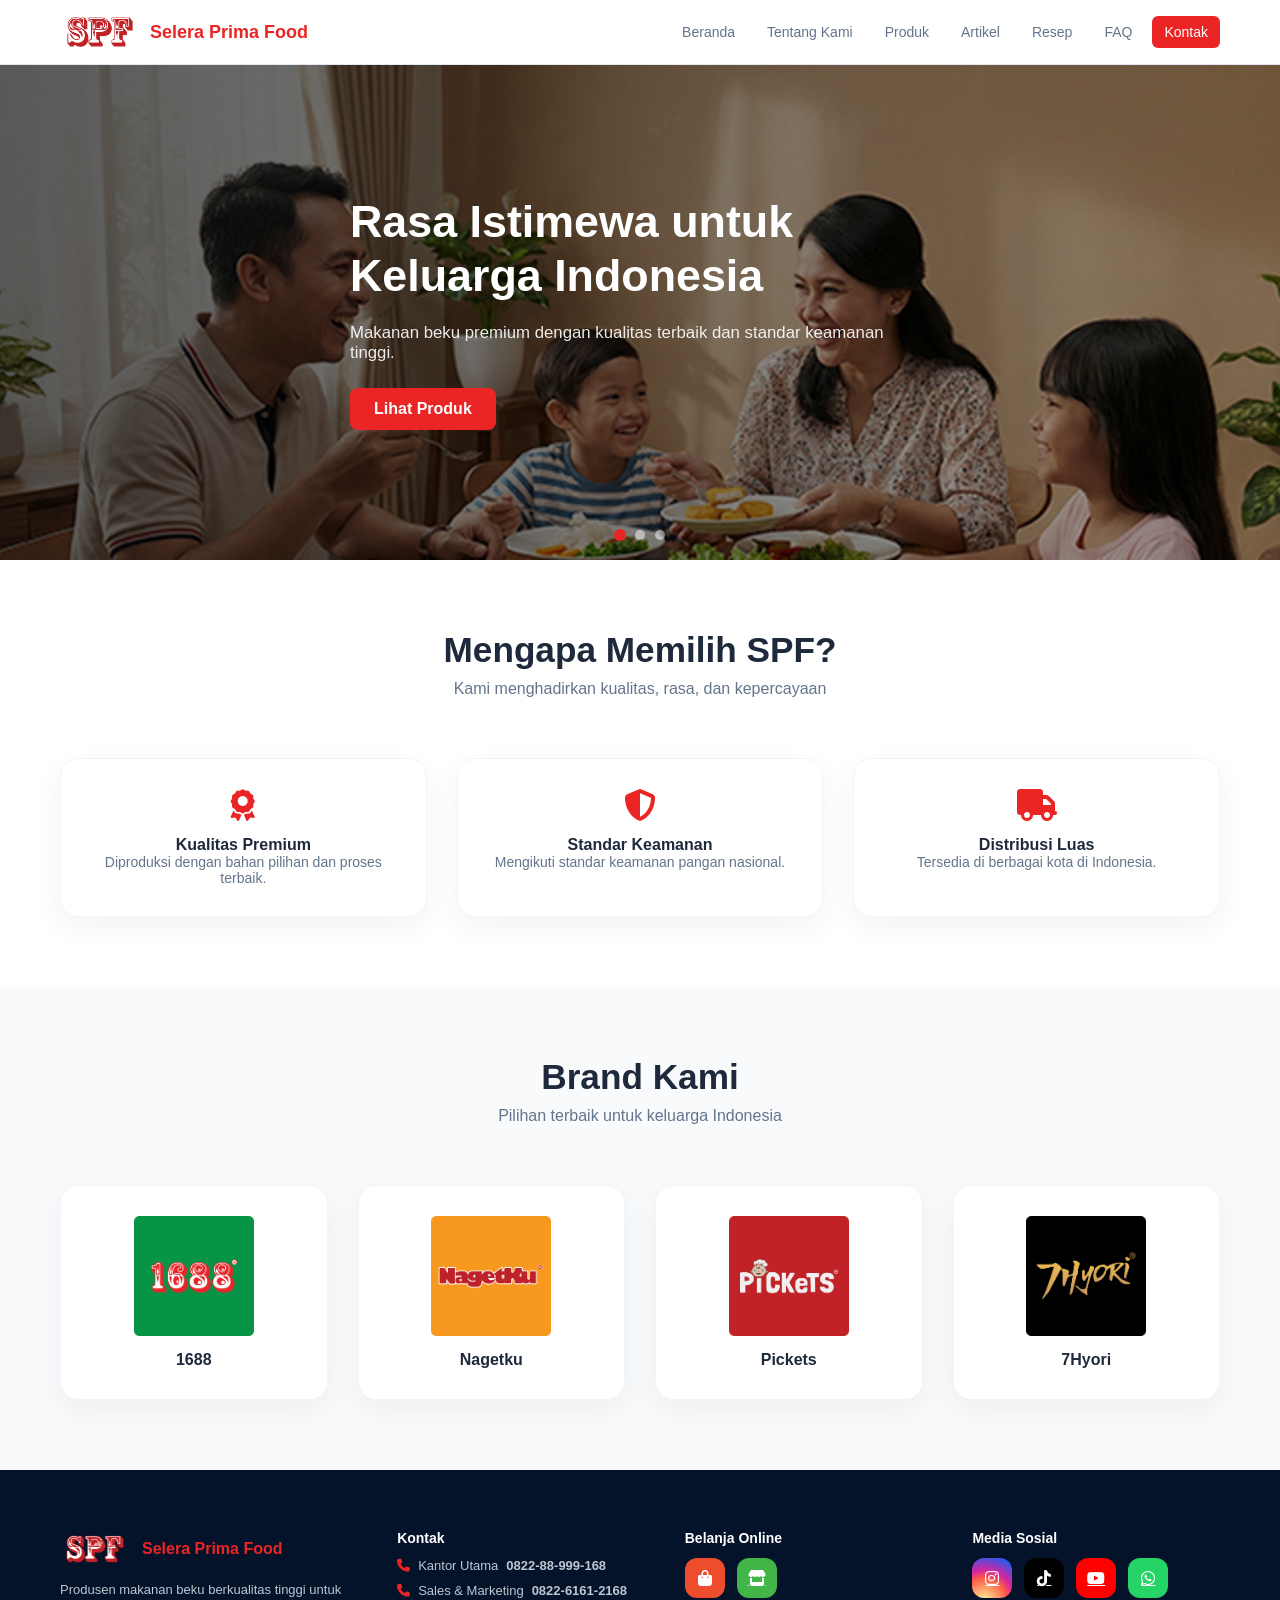
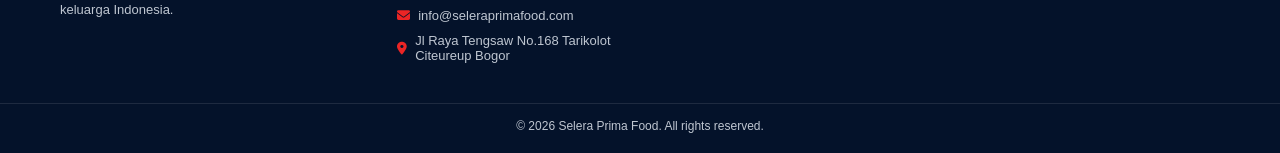
<file: index.html>
<!DOCTYPE html>
<html lang="id">
<head>
<meta charset="UTF-8">
<meta name="viewport" content="width=device-width, initial-scale=1.0">
<title>Selera Prima Food - Beranda</title>

<link rel="stylesheet" href="asset/style.css">
<link rel="stylesheet" href="https://cdnjs.cloudflare.com/ajax/libs/font-awesome/6.5.0/css/all.min.css">
</head>

<body>

<!-- HEADER -->
<header class="header">

  <div class="container nav-container">

    <a href="index.html" class="brand">
      <img src="images/LOGO SPF.png" width="80">
      <span class="brand-text">Selera Prima Food</span>
    </a>

    <!-- DESKTOP NAV -->
    <nav class="desktop-nav">
      <a href="index.html" class="nav-link">Beranda</a>
      <a href="tentang-kami.html" class="nav-link">Tentang Kami</a>
      <a href="produk.html" class="nav-link">Produk</a>
      <a href="artikel.html" class="nav-link">Artikel</a>
      <a href="resep.html" class="nav-link">Resep</a>
      <a href="faq.html" class="nav-link">FAQ</a>
      <a href="kontak.html" class="nav-link btn-contact">Kontak</a>
    </nav>

    <!-- HAMBURGER -->
    <div class="menu-toggle" id="menu-toggle">
      <span></span>
      <span></span>
      <span></span>
    </div>

  </div>

  <!-- MOBILE MENU -->
  <div class="mobile-menu" id="mobile-menu">
    <a href="index.html">Beranda</a>
    <a href="tentang-kami.html">Tentang Kami</a>
    <a href="produk.html">Produk</a>
    <a href="artikel.html">Artikel</a>
    <a href="resep.html">Resep</a>
    <a href="faq.html">FAQ</a>
    <a href="kontak.html" class="mobile-contact">Kontak</a>
  </div>

</header>

<!-- HERO -->
<section class="hero-slider" style="height:55vh; min-height:380px;">
  <div class="slide active" style="background-image:url('images/home.jpg')">
    <div class="hero-content container">
      <h1>Rasa Istimewa untuk Keluarga Indonesia</h1>
      <p>Makanan beku premium dengan kualitas terbaik dan standar keamanan tinggi.</p>
      <a href="produk.html" class="hero-btn">Lihat Produk</a>
    </div>
  </div>

  <div class="slide" style="background-image:url('images/nerfeslider.jpg')">
    <div class="hero-content container">
      <h1>Kualitas Terbaik & Terpercaya</h1>
      <p>Diproduksi dengan standar keamanan pangan terbaik.</p>
      <a href="produk.html" class="hero-btn">Lihat Produk</a>
    </div>
  </div>

  <div class="slide" style="background-image:url('images/dagingslider.jpg')">
    <div class="hero-content container">
      <h1>Kualitas Terbaik & Terpercaya</h1>
      <p>Diproduksi dengan standar keamanan pangan terbaik.</p>
      <a href="produk.html" class="hero-btn">Lihat Produk</a>
    </div>
  </div>

  <div class="slider-dots">
    <span class="dot active"></span>
    <span class="dot"></span>
    <span class="dot"></span>
  </div>
</section>

<!-- KEUNGGULAN -->
<section class="section" style="background:white;">
  <div class="container">

    <div class="section-header">
      <h2>Mengapa Memilih SPF?</h2>
      <p>Kami menghadirkan kualitas, rasa, dan kepercayaan</p>
    </div>

    <div class="brand-grid">

      <div class="brand-card">
        <i class="fas fa-award fa-2x" style="color:#eb2525;margin-bottom:15px;"></i>
        <h4>Kualitas Premium</h4>
        <p style="font-size:14px;color:#64748b;">Diproduksi dengan bahan pilihan dan proses terbaik.</p>
      </div>

      <div class="brand-card">
        <i class="fas fa-shield-halved fa-2x" style="color:#eb2525;margin-bottom:15px;"></i>
        <h4>Standar Keamanan</h4>
        <p style="font-size:14px;color:#64748b;">Mengikuti standar keamanan pangan nasional.</p>
      </div>

      <div class="brand-card">
        <i class="fas fa-truck fa-2x" style="color:#eb2525;margin-bottom:15px;"></i>
        <h4>Distribusi Luas</h4>
        <p style="font-size:14px;color:#64748b;">Tersedia di berbagai kota di Indonesia.</p>
      </div>

    </div>
  </div>
</section>

<!-- BRAND -->
<section class="section">
  <div class="container">

    <div class="section-header">
      <h2>Brand Kami</h2>
      <p>Pilihan terbaik untuk keluarga Indonesia</p>
    </div>

    <div class="brand-grid">

      <div class="brand-card">
        <img src="images/LOGO BRAND-01.png">
        <h4>1688</h4>
      </div>

      <div class="brand-card">
        <img src="images/LOGO BRAND-02.png">
        <h4>Nagetku</h4>
      </div>

      <div class="brand-card">
        <img src="images/LOGO BRAND-03.png">
        <h4>Pickets</h4>
      </div>

      <div class="brand-card">
        <img src="images/LOGO BRAND-04.png">
        <h4>7Hyori</h4>
      </div>

    </div>
  </div>
</section>

<!-- FOOTER -->
<footer class="main-footer">
  <div class="container footer-grid">

    <div>
      <div class="footer-brand">
        <img src="images/LOGO SPF.png" class="footer-logo">
        <h3 class="footer-title">Selera Prima Food</h3>
      </div>
      <p class="footer-desc">
        Produsen makanan beku berkualitas tinggi untuk keluarga Indonesia.
      </p>
    </div>

  <div>
  <h4>Kontak</h4>
  <div class="footer-links">

    <a href="tel:+6282288999168" class="contact-item">
      <i class="fas fa-phone"></i>
      <span>Kantor Utama</span>
      <strong>0822-88-999-168</strong>
    </a>

    <a href="tel:+6282261612168" class="contact-item">
      <i class="fas fa-phone"></i>
      <span>Sales & Marketing</span>
      <strong>0822-6161-2168</strong>
    </a>

    <a href="mailto:info@seleraprimafood.com" class="contact-item">
      <i class="fas fa-envelope"></i>
      <span>info@seleraprimafood.com</span>
    </a>

    <a href="https://www.google.com/maps/search/?api=1&query=Jln+Raya+Tengsaw+No.168+Tarikolot+Citeureup+Bogor+16811"
       target="_blank"
       class="contact-item">
      <i class="fas fa-location-dot"></i>
      <span>Jl Raya Tengsaw No.168 Tarikolot Citeureup Bogor</span>
    </a>

  </div>
</div>

    <div>
      <h4>Belanja Online</h4>
      <div class="footer-social">
        <a href="https://shopee.co.id/" target="_blank" class="ecommerce-icon shopee"><i class="fas fa-bag-shopping"></i></a>
        <a href="https://www.tokopedia.com/" target="_blank" class="ecommerce-icon tokopedia"><i class="fas fa-store"></i></a>
      </div>
    </div>

   <div>
  <h4>Media Sosial</h4>
  <div class="footer-social">

    <a href="https://www.instagram.com/seleraprimafood/" target="_blank" class="instagram">
      <i class="fab fa-instagram"></i>
    </a>

    <a href="https://www.tiktok.com/@selera.prima.food" target="_blank" class="tiktok">
      <i class="fab fa-tiktok"></i>
    </a>

    <a href="https://youtube.com/@seleraprimafood" target="_blank" class="youtube">
      <i class="fab fa-youtube"></i>
    </a>

    <a href="https://wa.me/6282261612168" target="_blank" class="whatsapp-icon">
      <i class="fab fa-whatsapp"></i>
    </a>

  </div>
</div> 

  </div>

  <div class="footer-bottom">
    © 2026 Selera Prima Food. All rights reserved.
  </div>
</footer>

<script src="js/slider.js"></script>

<script>

document.addEventListener("DOMContentLoaded", function(){

const toggle = document.getElementById("menu-toggle");
const mobileMenu = document.getElementById("mobile-menu");

toggle.addEventListener("click", function(){

toggle.classList.toggle("active");
mobileMenu.classList.toggle("active");

});

});

</script>
</body>
</html>
</file>
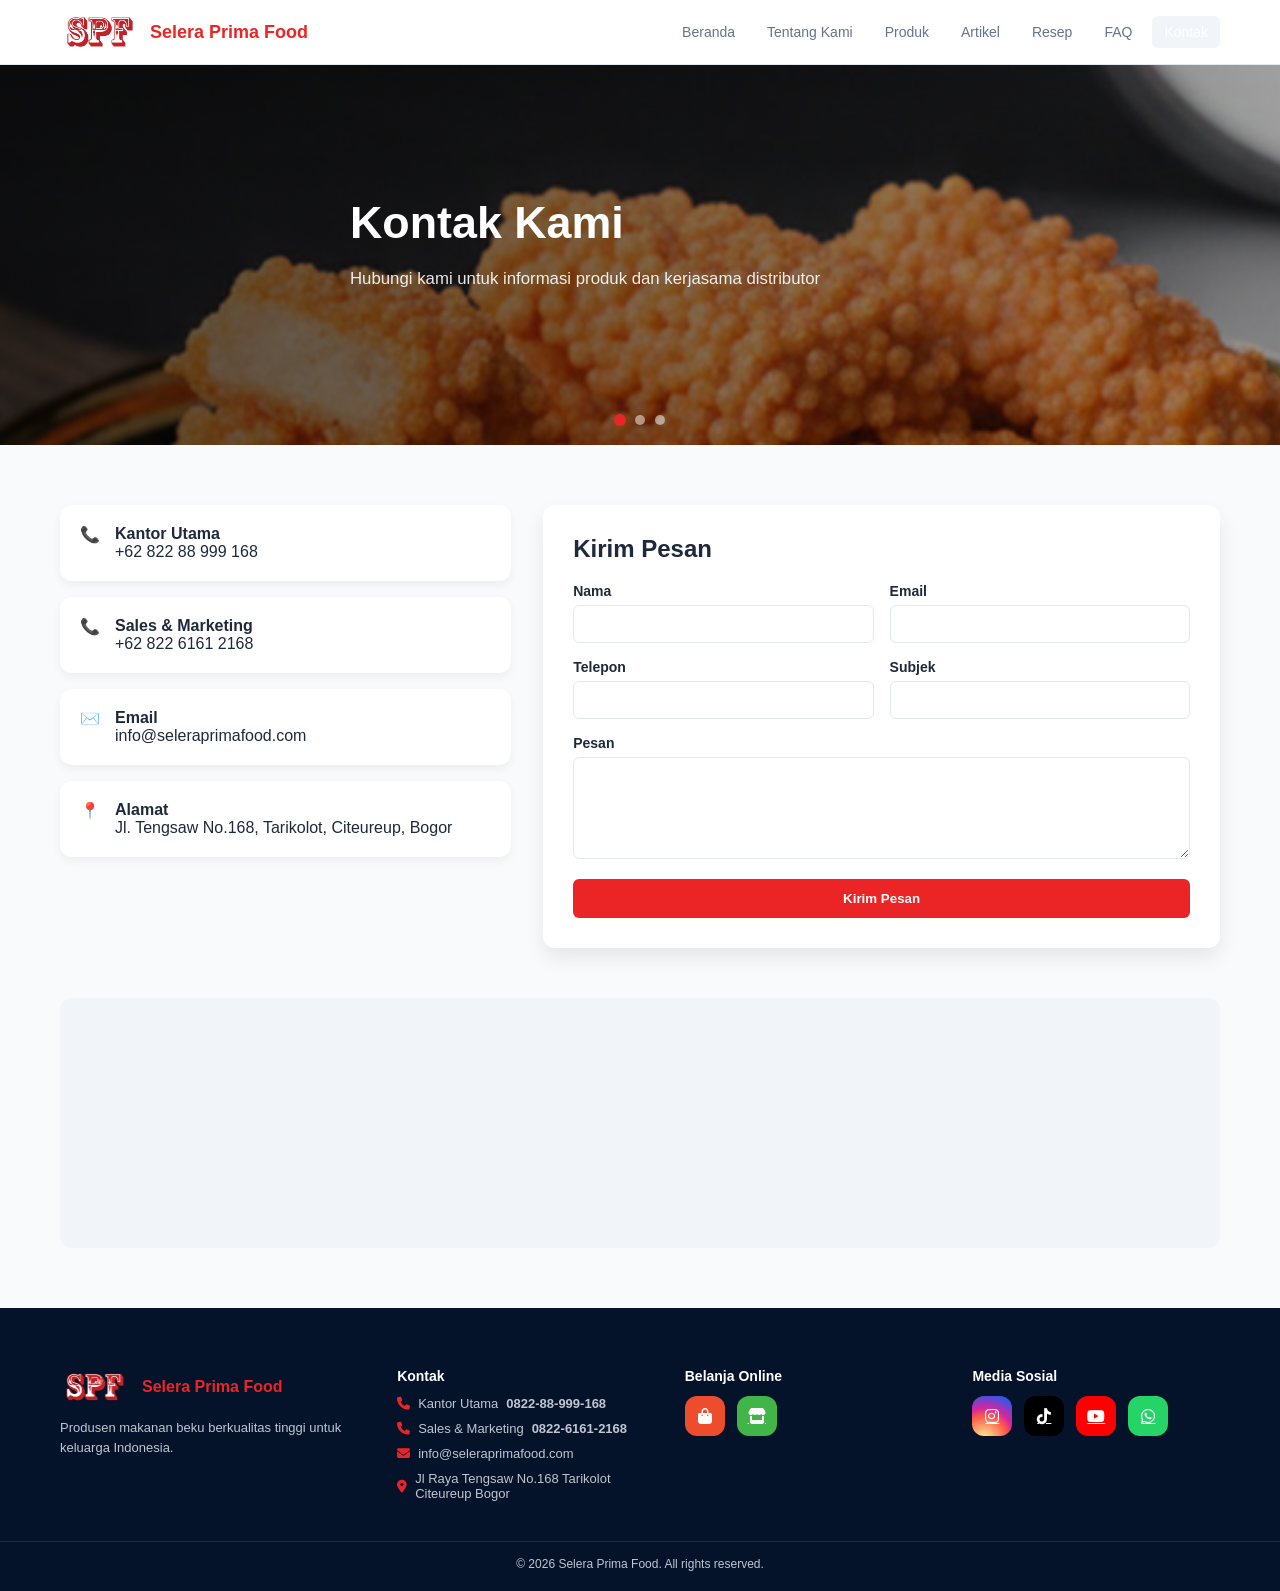
<file: kontak.html>
<!DOCTYPE html>
<html lang="id">
<head>
<meta charset="UTF-8">
<meta name="viewport" content="width=device-width, initial-scale=1.0">
<title>Kontak Kami - Selera Prima Food</title>

<link rel="stylesheet" href="asset/style.css">
<link rel="stylesheet" href="https://cdnjs.cloudflare.com/ajax/libs/font-awesome/6.5.0/css/all.min.css">

<style>
body{background:#f8fafc;}
.hero-contact{
background:linear-gradient(135deg,#eb2525,#af1e1e);
padding:80px 0;
color:white;
}
.hero-contact h1{font-size:3rem;font-weight:800;margin-bottom:10px;}
.hero-contact p{font-size:1.2rem;opacity:.9;}

.contact-section{padding:60px 0;}
.contact-grid{
display:grid;
gap:32px;
grid-template-columns:1fr;
}
@media(min-width:1024px){
.contact-grid{grid-template-columns:2fr 3fr;}
}

.info-card{
background:white;
padding:20px;
border-radius:12px;
box-shadow:0 4px 10px rgba(0,0,0,.05);
margin-bottom:16px;
display:flex;
gap:15px;
align-items:flex-start;
}

.card-form{
background:white;
padding:30px;
border-radius:12px;
box-shadow:0 10px 20px rgba(0,0,0,.08);
}

.form-row{
display:grid;
gap:16px;
margin-bottom:16px;
}
@media(min-width:640px){
.form-row{grid-template-columns:1fr 1fr;}
}

label{font-size:14px;font-weight:600;margin-bottom:6px;display:block;}
input,textarea{
width:100%;
padding:10px 12px;
border:1px solid #e2e8f0;
border-radius:6px;
font-size:14px;
outline:none;
}
input:focus,textarea:focus{
border-color:#eb2525;
box-shadow:0 0 0 2px rgba(235,37,37,.1);
}

.btn-submit{
width:100%;
background:#eb2525;
color:white;
padding:12px;
border:none;
border-radius:6px;
font-weight:600;
cursor:pointer;
transition:.3s;
}
.btn-submit:hover{background:#af1e1e;}

.map-box{
margin-top:50px;
background:#f1f5f9;
height:250px;
border-radius:12px;
display:flex;
align-items:center;
justify-content:center;
color:#64748b;
}
</style>
</head>

<body>

<!-- HEADER -->
<header class="header">

  <div class="container nav-container">

    <a href="index.html" class="brand">
      <img src="images/LOGO SPF.png" width="80">
      <span class="brand-text">Selera Prima Food</span>
    </a>

    <!-- DESKTOP NAV -->
    <nav class="desktop-nav">
      <a href="index.html" class="nav-link">Beranda</a>
      <a href="tentang-kami.html" class="nav-link">Tentang Kami</a>
      <a href="produk.html" class="nav-link">Produk</a>
      <a href="artikel.html" class="nav-link">Artikel</a>
      <a href="resep.html" class="nav-link">Resep</a>
      <a href="faq.html" class="nav-link">FAQ</a>
      <a href="kontak.html" class="nav-link btn-contact">Kontak</a>
    </nav>

    <!-- HAMBURGER -->
    <div class="menu-toggle" id="menu-toggle">
      <span></span>
      <span></span>
      <span></span>
    </div>

  </div>

  <!-- MOBILE MENU -->
  <div class="mobile-menu" id="mobile-menu">
    <a href="index.html">Beranda</a>
    <a href="tentang-kami.html">Tentang Kami</a>
    <a href="produk.html">Produk</a>
    <a href="artikel.html">Artikel</a>
    <a href="resep.html">Resep</a>
    <a href="faq.html">FAQ</a>
    <a href="kontak.html" class="mobile-contact">Kontak</a>
  </div>

</header>

<main>

<section class="hero-slider product-slider">

  <div class="slide active" style="background-image:url('images/nagetslider.jpg')">
    <div class="hero-content container">
      <h1>Kontak Kami</h1>
      <p>Hubungi kami untuk  informasi produk dan kerjasama distributor</p>
    </div>
  </div>

  <div class="slide" style="background-image:url('images/asammanisslider.jpg')">
    <div class="hero-content container">
      <h1>Kontak Kami</h1>
      <p>Hubungi kami untuk  informasi produk dan kerjasama distributor</p>
    </div>
  </div>

  <div class="slide" style="background-image:url('images/bockslider.jpg')">
    <div class="hero-content container">
      <h1>Kontak Kami</h1>
      <p>1688 • Nagetku • Pickets • 7Hyori</p>
    </div>
  </div>
<div class="slider-dots">
  <span class="dot active"></span>
  <span class="dot"></span>
  <span class="dot"></span>
</div>
</section>

<section class="contact-section">
<div class="container">

<div class="contact-grid">

<!-- INFO -->
<div>
<div class="info-card">
<div>📞</div>
<div>
<strong>Kantor Utama</strong><br>
+62 822 88 999 168
</div>
</div>

<div class="info-card">
<div>📞</div>
<div>
<strong>Sales & Marketing</strong><br>
+62 822 6161 2168
</div>
</div>

<div class="info-card">
<div>✉️</div>
<div>
<strong>Email</strong><br>
info@seleraprimafood.com
</div>
</div>

<div class="info-card">
<div>📍</div>
<div>
<strong>Alamat</strong><br>
Jl. Tengsaw No.168, Tarikolot, Citeureup, Bogor
</div>
</div>
</div>

<!-- FORM -->
<div class="card-form">
<h2 style="margin-bottom:20px;">Kirim Pesan</h2>

<form id="contactForm" 
      action="https://formsubmit.co/mis.spf@seleraprimafood.com" 
      method="POST">

<!-- CONFIG -->
<input type="hidden" name="_captcha" value="true">
<input type="hidden" name="_subject" value="Pesan Baru dari Website SPF">
<input type="hidden" name="_template" value="table">
<input type="hidden" name="_autoresponse" 
value="Terima kasih telah menghubungi Selera Prima Food. Tim kami akan segera merespon pesan Anda dalam 1x24 jam.">

<!-- HONEYPOT -->
<input type="text" name="_honey" style="display:none">

<div class="form-row">
<div>
<label>Nama</label>
<input type="text" name="nama" required>
</div>
<div>
<label>Email</label>
<input type="email" name="email" required>
</div>
</div>

<div class="form-row">
<div>
<label>Telepon</label>
<input type="text" name="telepon">
</div>
<div>
<label>Subjek</label>
<input type="text" name="subjek" required>
</div>
</div>

<div style="margin-bottom:16px;">
<label>Pesan</label>
<textarea name="pesan" rows="5" required></textarea>
</div>

<button type="submit" class="btn-submit" id="submitBtn">
<span id="btnText">Kirim Pesan</span>
<span id="btnLoader" style="display:none;">Mengirim...</span>
</button>

</form>
</div>

</div>

<div class="map-box">
<iframe 
src="https://www.google.com/maps?q=Jl+Tengsaw+No+168+Tarikolot+Citeureup+Bogor&output=embed"
width="100%" 
height="250" 
style="border:0;border-radius:12px;" 
allowfullscreen="" 
loading="lazy">
</iframe>
</div>

</div>
</section>

</main>

<!-- FOOTER -->
<footer class="main-footer">
  <div class="container footer-grid">

    <div>
      <div class="footer-brand">
        <img src="images/LOGO SPF.png" class="footer-logo">
        <h3 class="footer-title">Selera Prima Food</h3>
      </div>
      <p class="footer-desc">
        Produsen makanan beku berkualitas tinggi untuk keluarga Indonesia.
      </p>
    </div>

    <div>
  <h4>Kontak</h4>
  <div class="footer-links">

    <a href="tel:+6282288999168" class="contact-item">
      <i class="fas fa-phone"></i>
      <span>Kantor Utama</span>
      <strong>0822-88-999-168</strong>
    </a>

    <a href="tel:+6282261612168" class="contact-item">
      <i class="fas fa-phone"></i>
      <span>Sales & Marketing</span>
      <strong>0822-6161-2168</strong>
    </a>

    <a href="mailto:info@seleraprimafood.com" class="contact-item">
      <i class="fas fa-envelope"></i>
      <span>info@seleraprimafood.com</span>
    </a>

    <a href="https://www.google.com/maps/search/?api=1&query=Jln+Raya+Tengsaw+No.168+Tarikolot+Citeureup+Bogor+16811"
       target="_blank"
       class="contact-item">
      <i class="fas fa-location-dot"></i>
      <span>Jl Raya Tengsaw No.168 Tarikolot Citeureup Bogor</span>
    </a>

  </div>
</div>

    <div>
      <h4>Belanja Online</h4>
      <div class="footer-social">
        <a href="https://shopee.co.id/" target="_blank" class="ecommerce-icon shopee"><i class="fas fa-bag-shopping"></i></a>
        <a href="https://www.tokopedia.com/" target="_blank" class="ecommerce-icon tokopedia"><i class="fas fa-store"></i></a>
      </div>
    </div>

    <div>
      <h4>Media Sosial</h4>
      <div class="footer-social">
        <a href="https://www.instagram.com/seleraprimafood/" target="_blank" class="instagram"><i class="fab fa-instagram"></i></a>
        <a href="https://www.tiktok.com/@selera.prima.food" target="_blank" class="tiktok"><i class="fab fa-tiktok"></i></a>
        <a href="https://youtube.com/@seleraprimafood" target="_blank" class="youtube"><i class="fab fa-youtube"></i></a>
        <a href="https://wa.me/6282261612168" target="_blank" class="whatsapp-icon"><i class="fab fa-whatsapp"></i></a>
      </div>
    </div>

  </div>

  <div class="footer-bottom">
    © 2026 Selera Prima Food. All rights reserved.
  </div>
</footer>

<script>
document.addEventListener('DOMContentLoaded',()=>{
const current=window.location.pathname.split("/").pop();
document.querySelectorAll('.nav-link').forEach(link=>{
if(link.getAttribute('href')===current){
link.classList.add('active');
}
});
});
</script>
<script src="js/slider.js"></script>

<script>

document.addEventListener("DOMContentLoaded", function(){

const toggle = document.getElementById("menu-toggle");
const mobileMenu = document.getElementById("mobile-menu");

toggle.addEventListener("click", function(){

toggle.classList.toggle("active");
mobileMenu.classList.toggle("active");

});

});

</script>
</body>
</html>
</file>
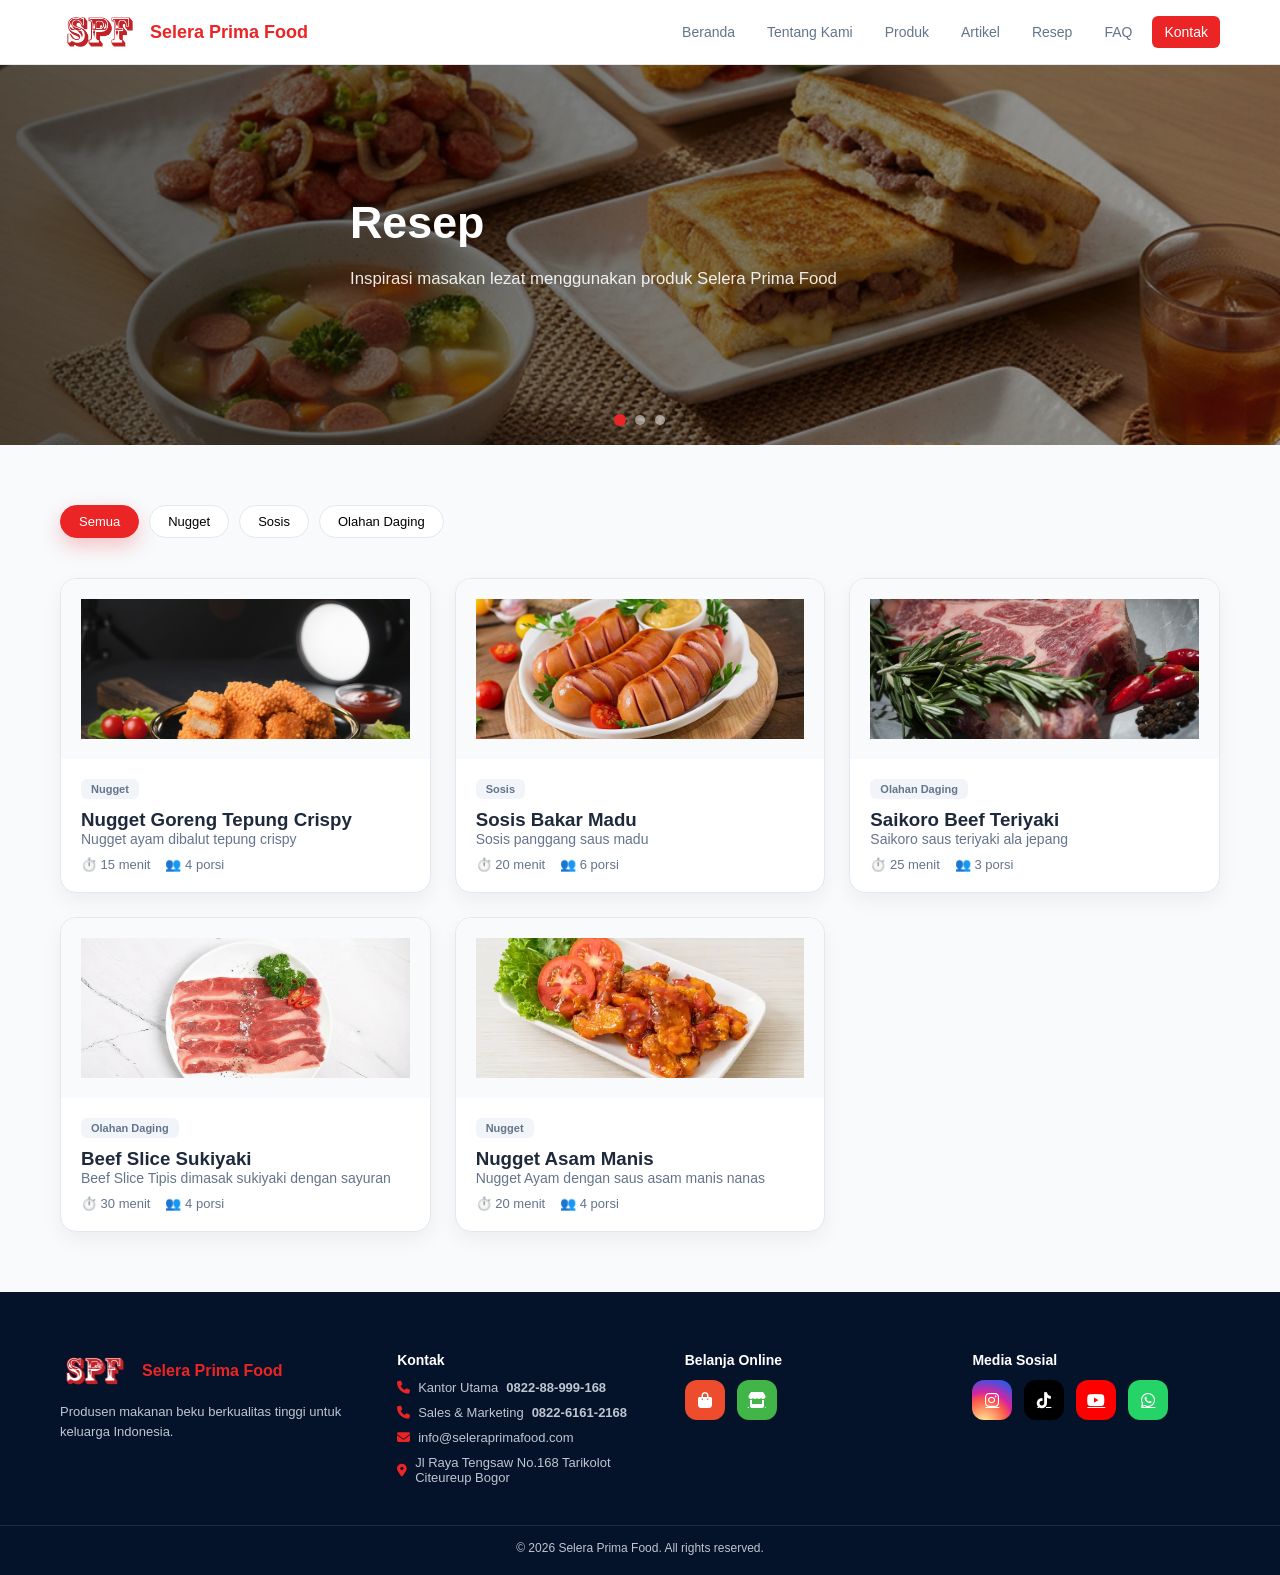
<file: resep.html>
<!DOCTYPE html>
<html lang="id">
<head>
<meta charset="UTF-8">
<meta name="viewport" content="width=device-width, initial-scale=1.0">
<title>Inspirasi Resep - Selera Prima Food</title>

<link rel="stylesheet" href="asset/style.css">
<link rel="stylesheet" href="https://cdnjs.cloudflare.com/ajax/libs/font-awesome/6.5.0/css/all.min.css">

<style>
body{background:#f8fafc;}
.filter-section{padding:60px 0;}
.filter-container{display:flex;flex-wrap:wrap;gap:10px;margin-bottom:40px;}
.filter-btn{
padding:8px 18px;
border-radius:999px;
border:1px solid #e2e8f0;
background:white;
cursor:pointer;
transition:.3s;
}
.filter-btn.active{
background:#eb2525;
color:white;
border-color:#eb2525;
}
.resep-grid{
display:grid;
gap:24px;
grid-template-columns:repeat(auto-fit,minmax(280px,1fr));
}
.card{
background:white;
border-radius:16px;
overflow:hidden;
box-shadow:0 8px 20px rgba(0,0,0,.05);
cursor:pointer;
transition:.3s;
}
.card:hover{
transform:translateY(-6px);
box-shadow:0 20px 40px rgba(0,0,0,.1);
}
.card-image{height:180px;overflow:hidden;}
.card-image img{
width:100%;
height:100%;
object-fit:cover;
}
.card-body{padding:20px;}
.badge{
background:#f1f5f9;
padding:4px 10px;
border-radius:6px;
font-size:11px;
font-weight:600;
display:inline-block;
margin-bottom:10px;
}
.meta{display:flex;gap:15px;font-size:13px;color:#64748b;margin-top:10px;}

#detail-view{display:none;padding:60px 0;}
.detail-content{
max-width:800px;
margin:auto;
background:white;
padding:40px;
border-radius:16px;
box-shadow:0 8px 20px rgba(0,0,0,.05);
}
.back-btn{
margin-bottom:30px;
border:none;
background:none;
color:#64748b;
cursor:pointer;
font-weight:600;
}
.steps{list-style:none;margin-top:20px;}
.step-item{display:flex;gap:15px;margin-bottom:15px;}
.step-number{
width:28px;height:28px;
background:#eb2525;
color:white;
border-radius:50%;
display:flex;
align-items:center;
justify-content:center;
font-size:14px;
font-weight:bold;
flex-shrink:0;
}
</style>
</head>

<body>

<!-- HEADER -->
<header class="header">

  <div class="container nav-container">

    <a href="index.html" class="brand">
      <img src="images/LOGO SPF.png" width="80">
      <span class="brand-text">Selera Prima Food</span>
    </a>

    <!-- DESKTOP NAV -->
    <nav class="desktop-nav">
      <a href="index.html" class="nav-link">Beranda</a>
      <a href="tentang-kami.html" class="nav-link">Tentang Kami</a>
      <a href="produk.html" class="nav-link">Produk</a>
      <a href="artikel.html" class="nav-link">Artikel</a>
      <a href="resep.html" class="nav-link">Resep</a>
      <a href="faq.html" class="nav-link">FAQ</a>
      <a href="kontak.html" class="nav-link btn-contact">Kontak</a>
    </nav>

    <!-- HAMBURGER -->
    <div class="menu-toggle" id="menu-toggle">
      <span></span>
      <span></span>
      <span></span>
    </div>

  </div>

  <!-- MOBILE MENU -->
  <div class="mobile-menu" id="mobile-menu">
    <a href="index.html">Beranda</a>
    <a href="tentang-kami.html">Tentang Kami</a>
    <a href="produk.html">Produk</a>
    <a href="artikel.html">Artikel</a>
    <a href="resep.html">Resep</a>
    <a href="faq.html">FAQ</a>
    <a href="kontak.html" class="mobile-contact">Kontak</a>
  </div>

</header>

<!-- LIST VIEW -->
<div id="list-view">

<section class="hero-slider" style="height:35vh; min-height:380px;">
  <div class="slide active" style="background-image:url('images/resepslider.jpg')">
    <div class="hero-content container">
      <h1>Resep</h1>
      <p>Inspirasi masakan lezat menggunakan produk Selera Prima Food</p>
    </div>
  </div>

  <div class="slide" style="background-image:url('images/nagetslider.jpg')">
    <div class="hero-content container">
      <h1>Resep</h1>
      <p>Inspirasi masakan lezat menggunakan produk Selera Prima Food</p>
    </div>
  </div>

  <div class="slide" style="background-image:url('images/asammanisslider.jpg')">
    <div class="hero-content container">
      <h1>Resep</h1>
      <p>Inspirasi masakan lezat menggunakan produk Selera Prima Food</p>
    </div>
  </div>

  <div class="slider-dots">
    <span class="dot active"></span>
    <span class="dot"></span>
    <span class="dot"></span>
  </div>
</section>

<section class="filter-section">
<div class="container">

<div class="filter-container">
<button class="filter-btn active" onclick="filterResep('Semua',this)">Semua</button>
<button class="filter-btn" onclick="filterResep('Nugget',this)">Nugget</button>
<button class="filter-btn" onclick="filterResep('Sosis',this)">Sosis</button>
<button class="filter-btn" onclick="filterResep('Olahan Daging',this)">Olahan Daging</button>
</div>

<div class="resep-grid" id="resep-grid"></div>

</div>
</section>

</div>

<!-- DETAIL VIEW -->
<section id="detail-view">
<div class="container">
<button class="back-btn" onclick="showList()">← Kembali ke Resep</button>
<div id="detail-container"></div>
</div>
</section>

</main>

<!-- FOOTER -->
<footer class="main-footer">
  <div class="container footer-grid">

    <div>
      <div class="footer-brand">
        <img src="images/LOGO SPF.png" class="footer-logo">
        <h3 class="footer-title">Selera Prima Food</h3>
      </div>
      <p class="footer-desc">
        Produsen makanan beku berkualitas tinggi untuk keluarga Indonesia.
      </p>
    </div>

  <div>
  <h4>Kontak</h4>
  <div class="footer-links">

    <a href="tel:+6282288999168" class="contact-item">
      <i class="fas fa-phone"></i>
      <span>Kantor Utama</span>
      <strong>0822-88-999-168</strong>
    </a>

    <a href="tel:+6282261612168" class="contact-item">
      <i class="fas fa-phone"></i>
      <span>Sales & Marketing</span>
      <strong>0822-6161-2168</strong>
    </a>

    <a href="mailto:info@seleraprimafood.com" class="contact-item">
      <i class="fas fa-envelope"></i>
      <span>info@seleraprimafood.com</span>
    </a>

    <a href="https://www.google.com/maps/search/?api=1&query=Jln+Raya+Tengsaw+No.168+Tarikolot+Citeureup+Bogor+16811"
       target="_blank"
       class="contact-item">
      <i class="fas fa-location-dot"></i>
      <span>Jl Raya Tengsaw No.168 Tarikolot Citeureup Bogor</span>
    </a>

  </div>
</div>

    <div>
      <h4>Belanja Online</h4>
      <div class="footer-social">
        <a href="https://shopee.co.id/" target="_blank" class="ecommerce-icon shopee"><i class="fas fa-bag-shopping"></i></a>
        <a href="https://www.tokopedia.com/" target="_blank" class="ecommerce-icon tokopedia"><i class="fas fa-store"></i></a>
      </div>
    </div>

   <div>
  <h4>Media Sosial</h4>
  <div class="footer-social">

    <a href="https://www.instagram.com/seleraprimafood/" target="_blank" class="instagram">
      <i class="fab fa-instagram"></i>
    </a>

    <a href="https://www.tiktok.com/@selera.prima.food" target="_blank" class="tiktok">
      <i class="fab fa-tiktok"></i>
    </a>

    <a href="https://youtube.com/@seleraprimafood" target="_blank" class="youtube">
      <i class="fab fa-youtube"></i>
    </a>

    <a href="https://wa.me/6282261612168" target="_blank" class="whatsapp-icon">
      <i class="fab fa-whatsapp"></i>
    </a>

  </div>
</div> 

  </div>

  <div class="footer-bottom">
    © 2026 Selera Prima Food. All rights reserved.
  </div>
</footer>


<script>
const recipes=[
{ id:1,title:"Nugget Goreng Tepung Crispy",desc:"Nugget ayam dibalut tepung crispy",time:"15 menit",servings:"4 porsi",category:"Nugget",image:"images/1.png",steps:["Siapkan nugget SPF","Celupkan ke kocokan telur","Balut dengan tepung roti", "Goreng hingga golden brown","Sajikan"]},
{ id:2,title:"Sosis Bakar Madu",desc:"Sosis panggang saus madu",time:"20 menit",servings:"6 porsi",category:"Sosis",image:"images/madu.jpg",steps:["Belah sosis menjadi dua","Olesi dengan campuran madu dan mustard","Panggang di atas grill","Sajikan dengan saus sambal"]},
{ id:3,title:"Saikoro Beef Teriyaki",desc:"Saikoro saus teriyaki ala jepang",time:"25 menit",servings:"3 porsi",category:"Olahan Daging",image:"images/daging.jpg",steps:["Marinasi saikoro dengan saus teriyaki","Panaskan wajan dengan sedikit minyak","Masak saikoro hingga matang merata","Taburi Wijen","Sajikan"]},
{ id:4,title:"Beef Slice Sukiyaki",desc:"Beef Slice Tipis dimasak sukiyaki dengan sayuran",time:"30 menit",servings:"4 porsi",category:"Olahan Daging",image:"images/slice.jpeg",steps:["Siapkan kuah sukiyaki","Tata sayuran dan tahu di panci","Tambahkan beef slice","Masak hingga mendidih","Sajikan"]},
{ id:5,title:"Nugget Asam Manis",desc:"Nugget Ayam dengan saus asam manis nanas",time:"20 menit",servings:"4 porsi",category:"Nugget",image:"images/asammanis.png",steps:["Goreng Nugget","Buat Saus Asam Manis","Campurkan Nugget","Sajikan"]}
];

const grid=document.getElementById("resep-grid");

function renderGrid(data){
grid.innerHTML="";
data.forEach(r=>{
grid.innerHTML+=`
<div class="card" onclick="showDetail(${r.id})">
<div class="card-image">
<img src="${r.image}">
</div>
<div class="card-body">
<span class="badge">${r.category}</span>
<h3>${r.title}</h3>
<p style="color:#64748b;font-size:14px;">${r.desc}</p>
<div class="meta">
<span>⏱️ ${r.time}</span>
<span>👥 ${r.servings}</span>
</div>
</div>
</div>
`;
});
}

function filterResep(cat,btn){
document.querySelectorAll('.filter-btn').forEach(b=>b.classList.remove('active'));
btn.classList.add('active');
const filtered=cat==="Semua"?recipes:recipes.filter(r=>r.category===cat);
renderGrid(filtered);
}

function showDetail(id){
const r=recipes.find(item=>item.id===id);
document.getElementById("list-view").style.display="none";
document.getElementById("detail-view").style.display="block";
document.getElementById("detail-container").innerHTML=`
<div class="detail-content">
<img src="${r.image}" style="width:100%;border-radius:16px;margin-bottom:20px;">
<span class="badge">${r.category}</span>
<h2 style="margin:15px 0;">${r.title}</h2>
<div class="meta" style="margin-bottom:20px;">
<span>⏱️ ${r.time}</span>
<span>👥 ${r.servings}</span>
</div>
<h3>Langkah Memasak:</h3>
<ul class="steps">
${r.steps.map((s,i)=>`
<li class="step-item">
<div class="step-number">${i+1}</div>
<div>${s}</div>
</li>
`).join("")}
</ul>
</div>
`;
window.scrollTo(0,0);
}

function showList(){
document.getElementById("detail-view").style.display="none";
document.getElementById("list-view").style.display="block";
}

renderGrid(recipes);
</script>
<script src="js/slider.js"></script>

<script>

document.addEventListener("DOMContentLoaded", function(){

const toggle = document.getElementById("menu-toggle");
const mobileMenu = document.getElementById("mobile-menu");

toggle.addEventListener("click", function(){

toggle.classList.toggle("active");
mobileMenu.classList.toggle("active");

});

});

</script>
</body>
</html>
</file>
<file: asset/style.css>
/* =====================================================
ROOT & RESET
===================================================== */

:root{
  --primary:#eb2525;
  --primary-dark:#c81e1e;
  --dark:#04122a;
  --text:#1e293b;
  --muted:#64748b;
  --light:#f1f5f9;
}

*{
  margin:0;
  padding:0;
  box-sizing:border-box;
  font-family:'Inter',sans-serif;
}

html,body{
  overflow-x:hidden;
}

body{
  background:#ffffff;
  color:var(--text);
}

img{
  max-width:100%;
  height:auto;
  display:block;
}

.container{
  max-width:1200px;
  margin:auto;
  padding:0 20px;
  width:100%;
}

/* =====================================================
HEADER
===================================================== */

.header{
  position:sticky;
  top:0;
  z-index:1000;
  background:#ffffff;
  border-bottom:1px solid #e2e8f0;
}

.nav-container{
  display:flex;
  align-items:center;
  justify-content:space-between;
  height:64px;
  flex-wrap:wrap;
}

.brand{
  display:flex;
  align-items:center;
  gap:10px;
  text-decoration:none;
}

.brand-text{
  font-size:18px;
  font-weight:700;
  color:var(--primary);
}

.desktop-nav{
  display:flex;
  gap:8px;
  align-items:center;
}

.nav-link{
  text-decoration:none;
  font-size:14px;
  font-weight:500;
  color:var(--muted);
  padding:8px 12px;
  border-radius:6px;
  transition:.2s;
}

.nav-link:hover,
.nav-link.active{
  background:var(--light);
  color:var(--primary);
}

.btn-contact{
  background:var(--primary);
  color:#fff !important;
}

.btn-contact:hover{
  background:var(--primary-dark);
}

/* =====================================================
HERO SLIDER
===================================================== */

.hero-slider{
  position:relative;
  height:60vh;
  min-height:420px;
  overflow:hidden;
}

.slide{
  position:absolute;
  inset:0;
  background-size:cover;
  background-position:center;
  display:flex;
  align-items:center;
  opacity:0;
  transition:opacity 1s ease-in-out;
}

.slide::before{
  content:"";
  position:absolute;
  inset:0;
  background:linear-gradient(
    to right,
    rgba(0,0,0,.65),
    rgba(0,0,0,.35)
  );
}

.slide.active{
  opacity:1;
  z-index:1;
}

.hero-content{
  position:relative;
  z-index:2;
  color:#fff;
  max-width:600px;
  padding:0 10px;
}

.hero-content h1{
  font-size:2.8rem;
  font-weight:800;
  margin-bottom:20px;
  line-height:1.2;
}

.hero-content p{
  font-size:1.05rem;
  opacity:.9;
  margin-bottom:25px;
}

.hero-btn{
  display:inline-block;
  background:var(--primary);
  color:white;
  padding:12px 24px;
  border-radius:8px;
  text-decoration:none;
  font-weight:600;
  transition:.3s;
}

.hero-btn:hover{
  background:var(--primary-dark);
  transform:translateY(-3px);
}

/* =====================================================
STATS
===================================================== */

.stats{
  margin-top:-40px;
  padding-bottom:60px;
}

.stats-grid{
  display:grid;
  gap:30px;
  grid-template-columns:repeat(auto-fit,minmax(220px,1fr));
}

.stat-card{
  background:white;
  padding:35px;
  border-radius:18px;
  text-align:center;
  box-shadow:0 20px 50px rgba(0,0,0,.08);
  transition:.4s;
}

.stat-card:hover{
  transform:translateY(-10px);
}

.stat-value{
  font-size:2.3rem;
  font-weight:800;
  color:var(--primary);
}

.stat-label{
  font-size:14px;
  color:var(--muted);
}

/* =====================================================
BRAND SECTION
===================================================== */

.section{
  padding:70px 0;
  background:#f8fafc;
}

.section-header{
  text-align:center;
  margin-bottom:60px;
}

.section-header h2{
  font-size:2.2rem;
  margin-bottom:10px;
}

.section-header p{
  color:var(--muted);
}

.brand-grid{
  display:grid;
  gap:30px;
  grid-template-columns:repeat(auto-fit,minmax(220px,1fr));
}

.brand-card{
  background:white;
  padding:30px;
  border-radius:18px;
  text-align:center;
  box-shadow:0 10px 30px rgba(0,0,0,.05);
  transition:.4s;
  border:1px solid #f1f5f9;
}

.brand-card:hover{
  transform:translateY(-12px);
  box-shadow:0 30px 60px rgba(0,0,0,.1);
  border:1px solid #eb2525;
}

.brand-card img{
  max-width:120px;
  margin:auto;
  margin-bottom:15px;
}

/* =====================================================
FOOTER
===================================================== */

.main-footer{
  background:var(--dark);
  color:#fff;
  padding:60px 0 20px;
}

.footer-grid{
  display:grid;
  grid-template-columns: 1.2fr 1fr 1fr 1fr;
  gap:40px;
}

@media(max-width:992px){
  .footer-grid{
    grid-template-columns:repeat(2,1fr);
  }
}

@media(max-width:600px){
  .footer-grid{
    grid-template-columns:1fr;
    text-align:center;
  }

  .footer-brand{
    justify-content:center;
  }

  .footer-links{
    align-items:center;
  }

}

.footer-brand{
  display:flex;
  align-items:center;
  gap:12px;
  margin-bottom:12px;
}

.footer-logo{
  width:70px;
}

.footer-title{
  font-size:16px;
  font-weight:700;
  color:var(--primary);
}

.footer-desc{
  font-size:13px;
  line-height:1.6;
  color:#bfc6d1; 
}

.main-footer h4{
  margin-bottom:12px;
  font-size:14px;
  font-weight:600;
}

.footer-links{
  display:flex;
  flex-direction:column;
  gap:10px;
  font-size:13px;
}

.contact-item{
  display:flex;
  align-items:center;
  gap:8px;
  color:#bfc6d1;
  text-decoration:none;
  transition:.3s;
}

.contact-item i{
  color:var(--primary);
}

.contact-item:hover{
  color:white;
  transform:translateX(5px);
}

/* =====================================================
SOCIAL
===================================================== */

.footer-social{
  display:flex;
  gap:12px;
  margin-top:8px;
}

.footer-social a{
  width:40px;
  height:40px;
  border-radius:12px;
  display:flex;
  align-items:center;
  justify-content:center;
  transition:.3s;
  color:white;
  font-size:16px;
}

/* brand colors */

.instagram{
  background: radial-gradient(circle at 30% 107%, 
  #fdf497 0%, #fd5949 45%, 
  #d6249f 60%, #285AEB 90%);
}

.tiktok{
  background:#000;
}

.youtube{
  background:#FF0000;
}

.whatsapp-icon{
  background:#25D366;
}

.ecommerce-icon.shopee{
  background:#ee4d2d;
}

.ecommerce-icon.tokopedia{
  background:#42b549;
}

.footer-social a:hover{
  transform:translateY(-4px) scale(1.08);
}

.footer-bottom{
  margin-top:40px;
  border-top:1px solid rgba(255,255,255,.1);
  padding-top:15px;
  text-align:center;
  font-size:12px;
  color:#bfc6d1;
}

/* =====================================================
PRODUCT GRID
===================================================== */

.product-grid{
  display:grid;
  gap:25px;
  grid-template-columns:repeat(auto-fit,minmax(250px,1fr));
}

.card{
  background:white;
  border-radius:18px;
  overflow:hidden;
  border:1px solid #e2e8f0;
  transition:.4s;
  box-shadow:0 8px 20px rgba(0,0,0,.05);
  display:flex;
  flex-direction:column;
}

.card:hover{
  transform:translateY(-8px);
  box-shadow:0 20px 40px rgba(0,0,0,.1);
}

.card-image{
  height:220px;
  display:flex;
  align-items:center;
  justify-content:center;
  background:#f8fafc;
  padding:20px;
}

.card-image img{
  max-width:100%;
  max-height:100%;
  object-fit:contain;
}

.card-body{
  padding:20px;
}

.badge{
  background:#f1f5f9;
  color:#64748b;
  padding:4px 10px;
  border-radius:6px;
  font-size:11px;
  font-weight:700;
  display:inline-block;
  margin-bottom:8px;
}

.product-name{
  font-size:16px;
  font-weight:700;
  margin-bottom:6px;
}

.product-desc{
  font-size:13px;
  color:#64748b;
  margin-bottom:12px;
}

.variant-list{
  display:flex;
  flex-wrap:wrap;
  gap:6px;
}

.variant-badge{
  background:rgba(235,37,37,.1);
  color:#eb2525;
  padding:4px 8px;
  border-radius:6px;
  font-size:11px;
  font-weight:600;
}

.pagination{
  display:flex;
  justify-content:center;
  gap:8px;
  margin-top:40px;
}

.pagination button{
  padding:6px 12px;
  border-radius:6px;
  border:1px solid #e2e8f0;
  background:white;
  cursor:pointer;
}

.pagination button.active{
  background:#eb2525;
  color:white;
  border-color:#eb2525;
}

/* =====================================================
MOBILE OPTIMIZATION
===================================================== */

@media(max-width:768px){

.hero-slider{
  height:50vh;
}

.hero-content h1{
  font-size:1.9rem;
}

.hero-content p{
  font-size:0.95rem;
}

.section{
  padding:50px 0;
}

.stat-card{
  padding:25px;
}

.brand-card{
  padding:25px;
}

.footer-social{
  justify-content:center;
}

}
/* ===============================
   PRODUCT FILTER UI POLISH
================================ */

.filter-btn{
  padding:10px 18px;
  border-radius:999px;
  border:1px solid #e2e8f0;
  background:#ffffff;
  cursor:pointer;
  font-size:13px;
  font-weight:500;
  transition:.3s ease;
}

.filter-btn:hover{
  background:#f1f5f9;
  transform:translateY(-2px);
}

.filter-btn.active{
  background:var(--primary);
  color:white;
  border-color:var(--primary);
  box-shadow:0 8px 20px rgba(235,37,37,.25);
}

select.filter-btn{
  appearance:none;
  padding-right:30px;
}

/* SEARCH INPUT */

.search-box{
  position:relative;
}

.search-box input{
  padding:10px 40px 10px 16px;
  border-radius:999px;
  border:1px solid #e2e8f0;
  font-size:13px;
  min-width:220px;
  transition:.3s;
}

.search-box input:focus{
  outline:none;
  border-color:var(--primary);
  box-shadow:0 0 0 3px rgba(235,37,37,.15);
}

.search-box i{
  position:absolute;
  right:15px;
  top:50%;
  transform:translateY(-50%);
  color:#94a3b8;
}
/* PRODUCT HERO SLIDER */
.product-slider{
  height:35vh;
  min-height:380px;
}
/* HERO TEXT ANIMATION */
.hero-content{
  opacity:0;
  transform:translateY(40px);
  transition:all .8s ease;
}

.slide.active .hero-content{
  opacity:1;
  transform:translateY(0);
}
/* SLIDER DOTS */
.slider-dots{
  position:absolute;
  bottom:20px;
  left:50%;
  transform:translateX(-50%);
  display:flex;
  gap:10px;
  z-index:5;
}

.dot{
  width:10px;
  height:10px;
  border-radius:50%;
  background:rgba(255,255,255,.5);
  transition:.3s;
  cursor:pointer;
}

.dot.active{
  background:#eb2525;
  transform:scale(1.2);
}
.product-slider .slide{
  background-attachment:fixed;
}

/* ===============================
PREMIUM MOBILE NAVBAR
================================ */

.menu-toggle{
display:none;
flex-direction:column;
gap:5px;
cursor:pointer;
}

.menu-toggle span{
width:25px;
height:3px;
background:#04122a;
border-radius:3px;
transition:.3s;
}

/* MOBILE MENU */

.mobile-menu{
position:fixed;
top:0;
right:-100%;
width:75%;
height:100vh;
background:white;
display:flex;
flex-direction:column;
padding:80px 30px;
gap:20px;
transition:.4s ease;
z-index:999;
box-shadow:-10px 0 30px rgba(0,0,0,.1);
}

.mobile-menu a{
text-decoration:none;
font-size:18px;
font-weight:500;
color:#1e293b;
}

.mobile-menu a:hover{
color:#eb2525;
}

.mobile-contact{
background:#eb2525;
color:white !important;
padding:10px 15px;
border-radius:8px;
text-align:center;
}

.mobile-menu.active{
right:0;
}

/* ANIMATION HAMBURGER */

.menu-toggle.active span:nth-child(1){
transform:rotate(45deg) translateY(8px);
}

.menu-toggle.active span:nth-child(2){
opacity:0;
}

.menu-toggle.active span:nth-child(3){
transform:rotate(-45deg) translateY(-8px);
}

/* RESPONSIVE */

@media(max-width:768px){

.desktop-nav{
display:none;
}

.menu-toggle{
display:flex;
}

}
</file>
